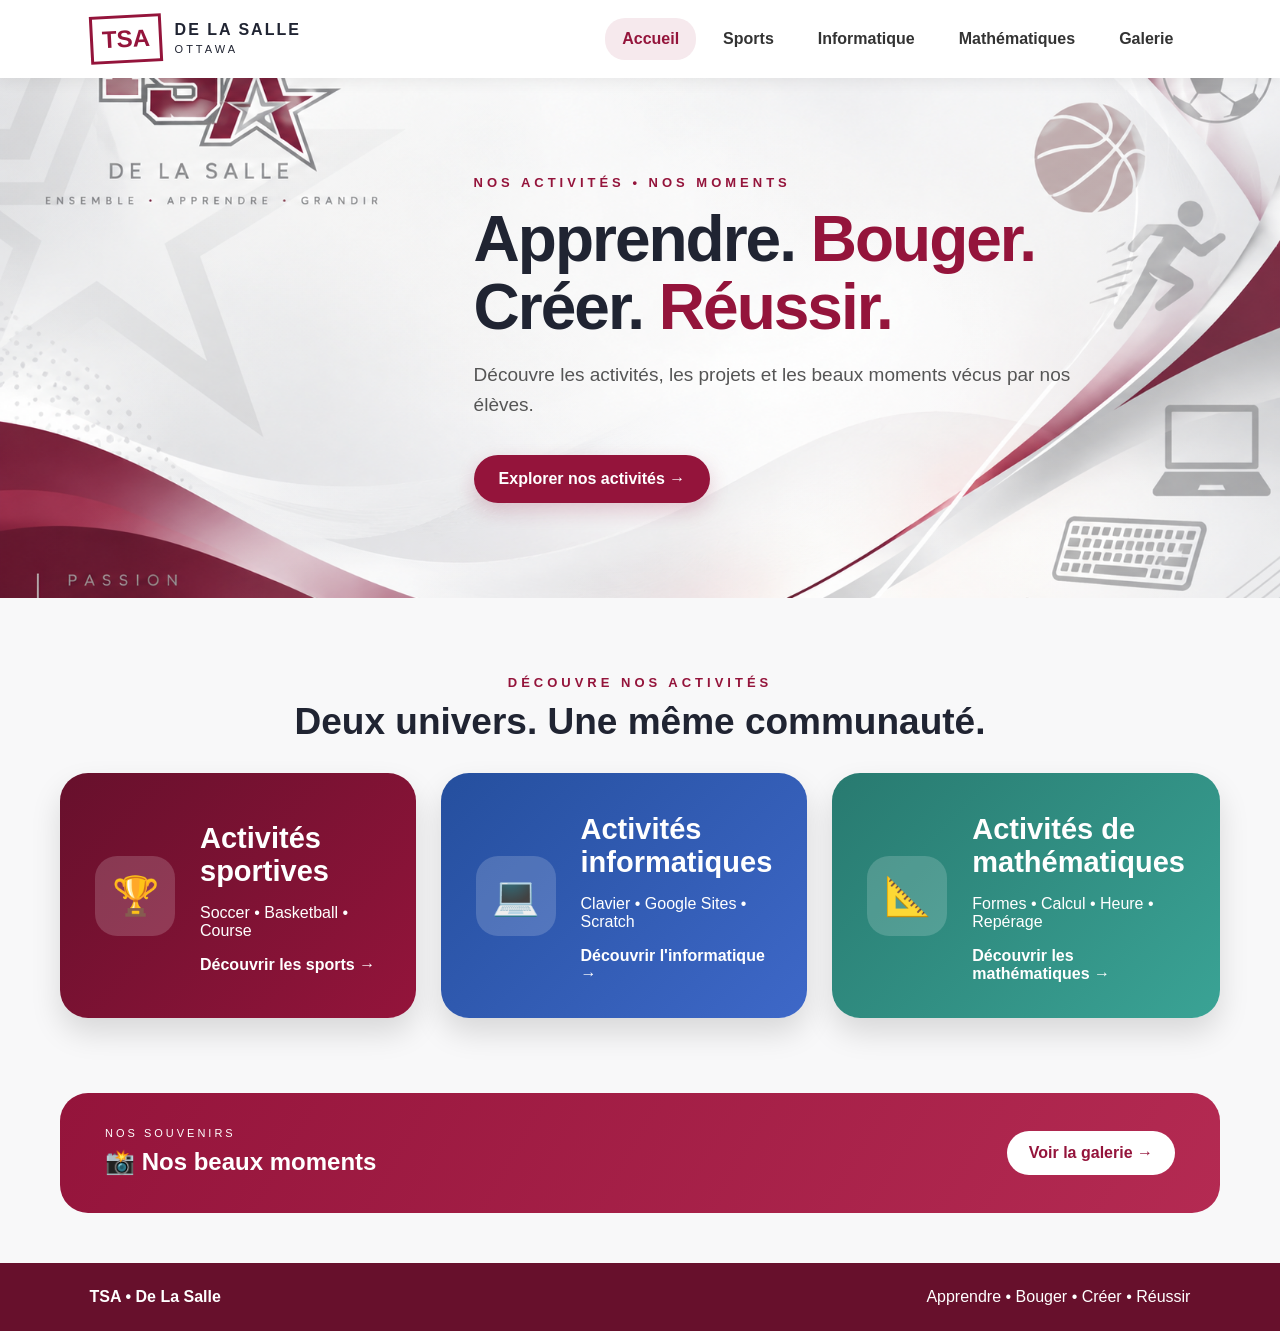
<file: index.html>
<!DOCTYPE html>
<html lang="fr"><head><meta charset="UTF-8"><meta name="viewport" content="width=device-width,initial-scale=1">
<title>Nos activités TSA - De La Salle</title><link rel="stylesheet" href="style.css"></head>
<body>
<nav>
  <a href="index.html" class="ecole"><div class="logo">TSA</div><div><strong>DE LA SALLE</strong><small>OTTAWA</small></div></a>
  <div class="menu">
    <a href="index.html">Accueil</a>
    <a href="sports.html">Sports</a>
    <a href="informatique.html">Informatique</a>
    <a href="mathematiques.html">Mathématiques</a>
    <a href="galerie.html">Galerie</a>
  </div>
</nav>

<header class="hero">
 <div class="hero-texte"><span>NOS ACTIVITÉS • NOS MOMENTS</span>
 <h1>Apprendre. <b>Bouger.</b><br>Créer. <b>Réussir.</b></h1>
 <p>Découvre les activités, les projets et les beaux moments vécus par nos élèves.</p>
 <a href="#activites" class="bouton">Explorer nos activités →</a></div>
</header>
<section id="activites" class="accueil-activites">
 <div class="titre"><span>DÉCOUVRE NOS ACTIVITÉS</span><h2>Deux univers. Une même communauté.</h2></div>
 <div class="deux-cartes">
  <a href="sports.html" class="grande-carte carte-sport"><div class="grand-icone">🏆</div><div><h2>Activités sportives</h2><p>Soccer • Basketball • Course</p><strong>Découvrir les sports →</strong></div></a>
  <a href="informatique.html" class="grande-carte carte-info"><div class="grand-icone">💻</div><div><h2>Activités informatiques</h2><p>Clavier • Google Sites • Scratch</p><strong>Découvrir l'informatique →</strong></div></a>
  <a href="mathematiques.html" class="grande-carte carte-maths"><div class="grand-icone">📐</div><div><h2>Activités de mathématiques</h2><p>Formes • Calcul • Heure • Repérage</p><strong>Découvrir les mathématiques →</strong></div></a>
 </div>
</section>
<section class="mini-galerie"><div><span>NOS SOUVENIRS</span><h2>📸 Nos beaux moments</h2></div><a href="galerie.html" class="bouton-clair">Voir la galerie →</a></section>
<footer><strong>TSA • De La Salle</strong><span>Apprendre • Bouger • Créer • Réussir</span></footer><script src="script.js"></script></body></html>
</file>
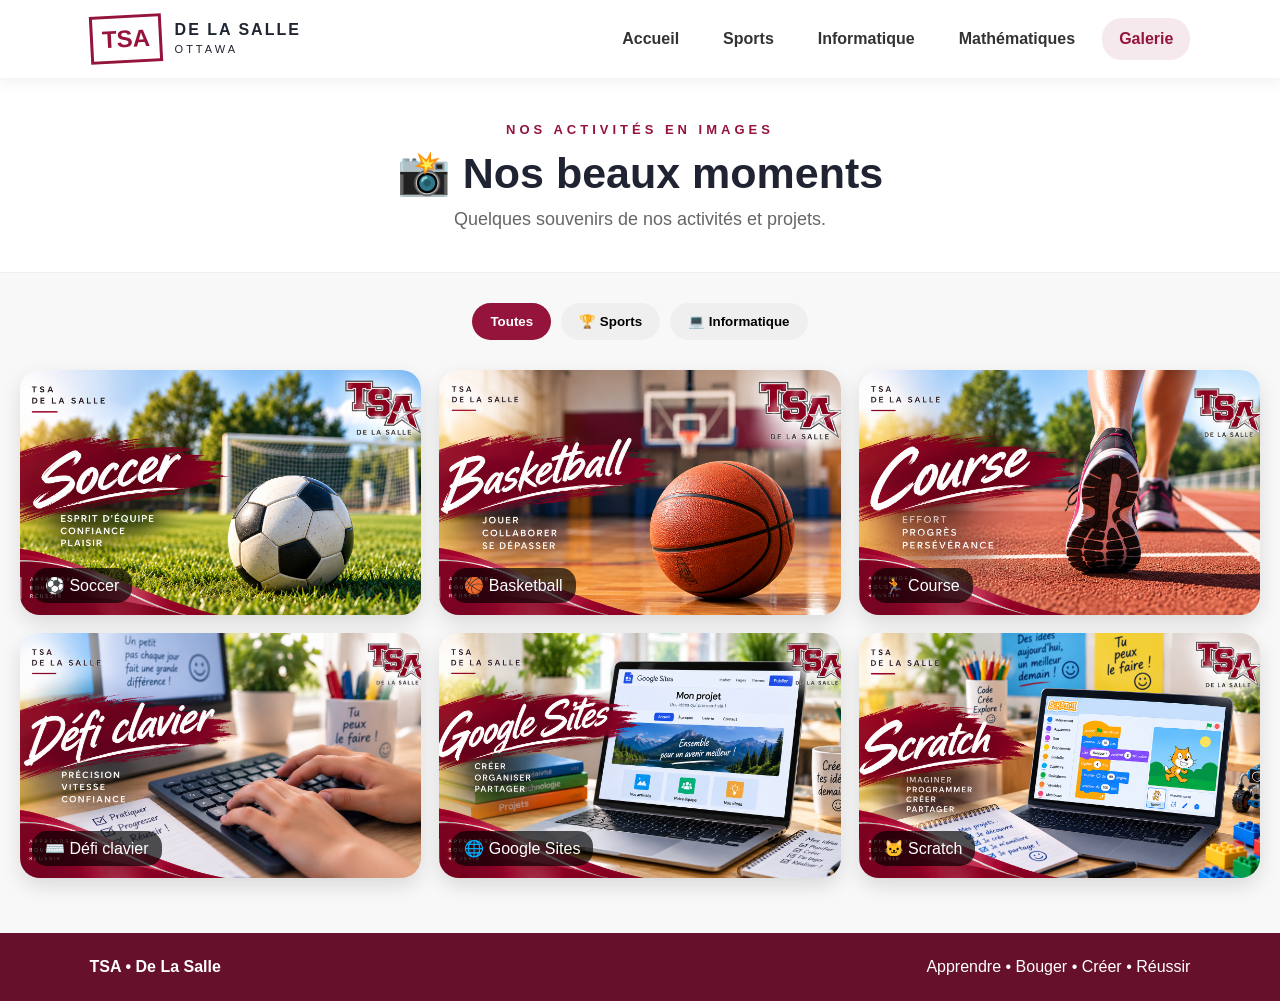
<file: galerie.html>
<!DOCTYPE html><html lang="fr"><head><meta charset="UTF-8"><meta name="viewport" content="width=device-width,initial-scale=1">
<title>Galerie - TSA De La Salle</title><link rel="stylesheet" href="style.css"></head><body>
<nav>
  <a href="index.html" class="ecole"><div class="logo">TSA</div><div><strong>DE LA SALLE</strong><small>OTTAWA</small></div></a>
  <div class="menu">
    <a href="index.html">Accueil</a>
    <a href="sports.html">Sports</a>
    <a href="informatique.html">Informatique</a>
    <a href="mathematiques.html">Mathématiques</a>
    <a href="galerie.html">Galerie</a>
  </div>
</nav>

<section class="entete-page"><span>NOS ACTIVITÉS EN IMAGES</span><h1>📸 Nos beaux moments</h1><p>Quelques souvenirs de nos activités et projets.</p></section>
<div class="filtres"><button class="selectionne" onclick="filtrer('toutes',this)">Toutes</button><button onclick="filtrer('sport',this)">🏆 Sports</button><button onclick="filtrer('info',this)">💻 Informatique</button></div>
<section class="galerie"><div class="image-galerie sport"><img src="images/soccer.png" onclick="agrandir(this)" alt="⚽ Soccer"><span>⚽ Soccer</span></div><div class="image-galerie sport"><img src="images/basket.png" onclick="agrandir(this)" alt="🏀 Basketball"><span>🏀 Basketball</span></div><div class="image-galerie sport"><img src="images/course.png" onclick="agrandir(this)" alt="🏃 Course"><span>🏃 Course</span></div><div class="image-galerie info"><img src="images/clavier.png" onclick="agrandir(this)" alt="⌨️ Défi clavier"><span>⌨️ Défi clavier</span></div><div class="image-galerie info"><img src="images/site.png" onclick="agrandir(this)" alt="🌐 Google Sites"><span>🌐 Google Sites</span></div><div class="image-galerie info"><img src="images/scratch.png" onclick="agrandir(this)" alt="🐱 Scratch"><span>🐱 Scratch</span></div></section>
<div id="modal" class="modal" onclick="fermerModal(event)"><button onclick="fermer()">×</button><img id="grandeImage" alt="Photo agrandie"></div>
<footer><strong>TSA • De La Salle</strong><span>Apprendre • Bouger • Créer • Réussir</span></footer><script src="script.js"></script></body></html>
</file>
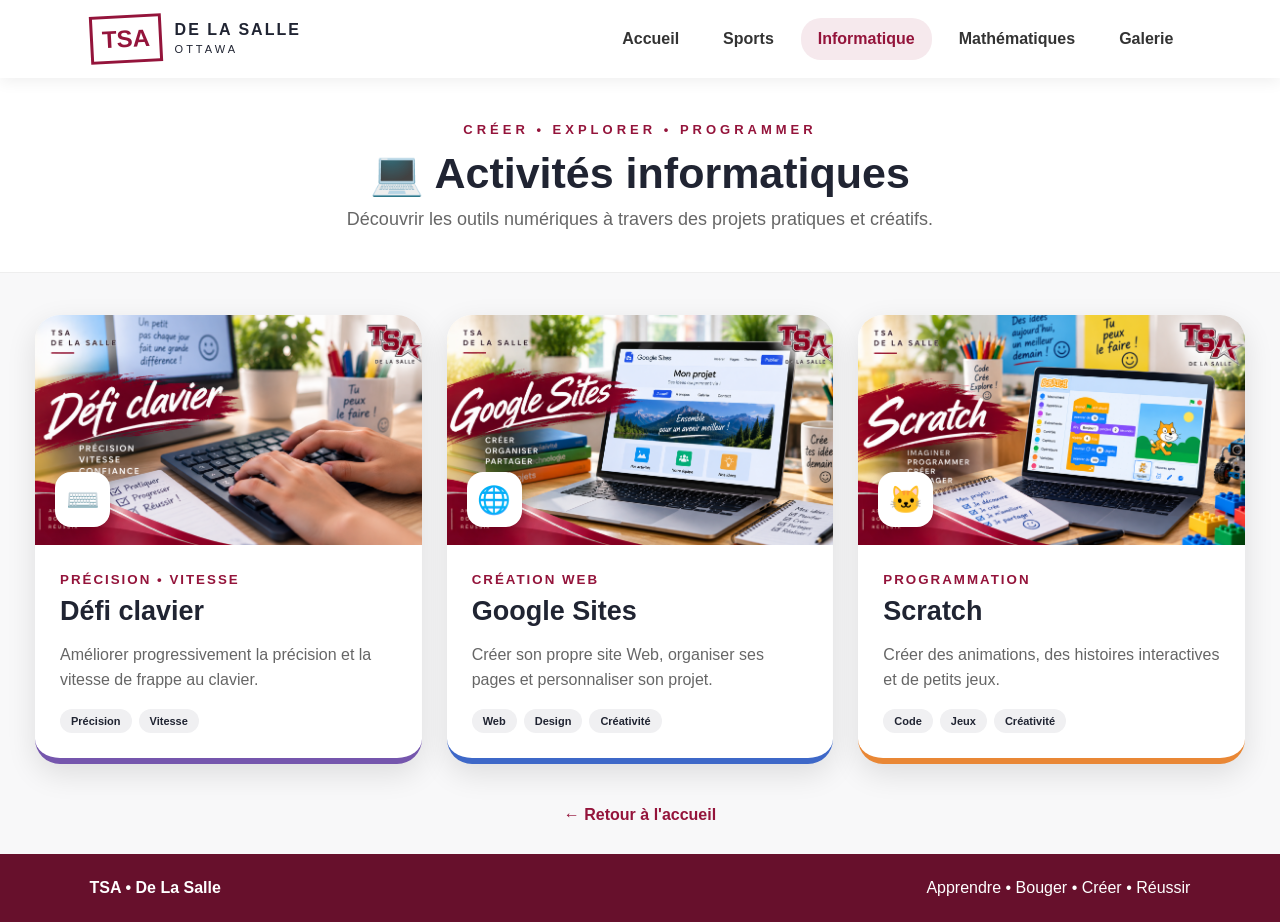
<file: informatique.html>
<!DOCTYPE html><html lang="fr"><head><meta charset="UTF-8"><meta name="viewport" content="width=device-width,initial-scale=1">
    <title>💻 Activités informatiques - TSA De La Salle</title><link rel="stylesheet" href="style.css"></head><body>
<nav>
  <a href="index.html" class="ecole"><div class="logo">TSA</div><div><strong>DE LA SALLE</strong><small>OTTAWA</small></div></a>
  <div class="menu">
    <a href="index.html">Accueil</a>
    <a href="sports.html">Sports</a>
    <a href="informatique.html">Informatique</a>
    <a href="mathematiques.html">Mathématiques</a>
    <a href="galerie.html">Galerie</a>
  </div>
</nav>

    <section class="entete-page"><span>CRÉER • EXPLORER • PROGRAMMER</span><h1>💻 Activités informatiques</h1><p>Découvrir les outils numériques à travers des projets pratiques et créatifs.</p></section>
    <main class="conteneur"><div class="grille-3"><article class="carte clavier"><div class="photo"><img src="images/clavier.png" alt="Défi clavier"><span>⌨️</span></div>
        <div class="contenu"><small>PRÉCISION • VITESSE</small><h2>Défi clavier</h2><p>Améliorer progressivement la précision et la vitesse de frappe au clavier.</p><div class="badges"><b>Précision</b><b>Vitesse</b></div></div></article><article class="carte google"><div class="photo"><img src="images/site.png" alt="Google Sites"><span>🌐</span></div>
        <div class="contenu"><small>CRÉATION WEB</small><h2>Google Sites</h2><p>Créer son propre site Web, organiser ses pages et personnaliser son projet.</p><div class="badges"><b>Web</b><b>Design</b><b>Créativité</b></div></div></article><article class="carte scratch"><div class="photo"><img src="images/scratch.png" alt="Scratch"><span>🐱</span></div>
        <div class="contenu"><small>PROGRAMMATION</small><h2>Scratch</h2><p>Créer des animations, des histoires interactives et de petits jeux.</p><div class="badges"><b>Code</b><b>Jeux</b><b>Créativité</b></div></div></article></div></main>
    <div class="retour"><a href="index.html">← Retour à l'accueil</a></div><footer><strong>TSA • De La Salle</strong><span>Apprendre • Bouger • Créer • Réussir</span></footer><script src="script.js"></script></body></html>
</file>
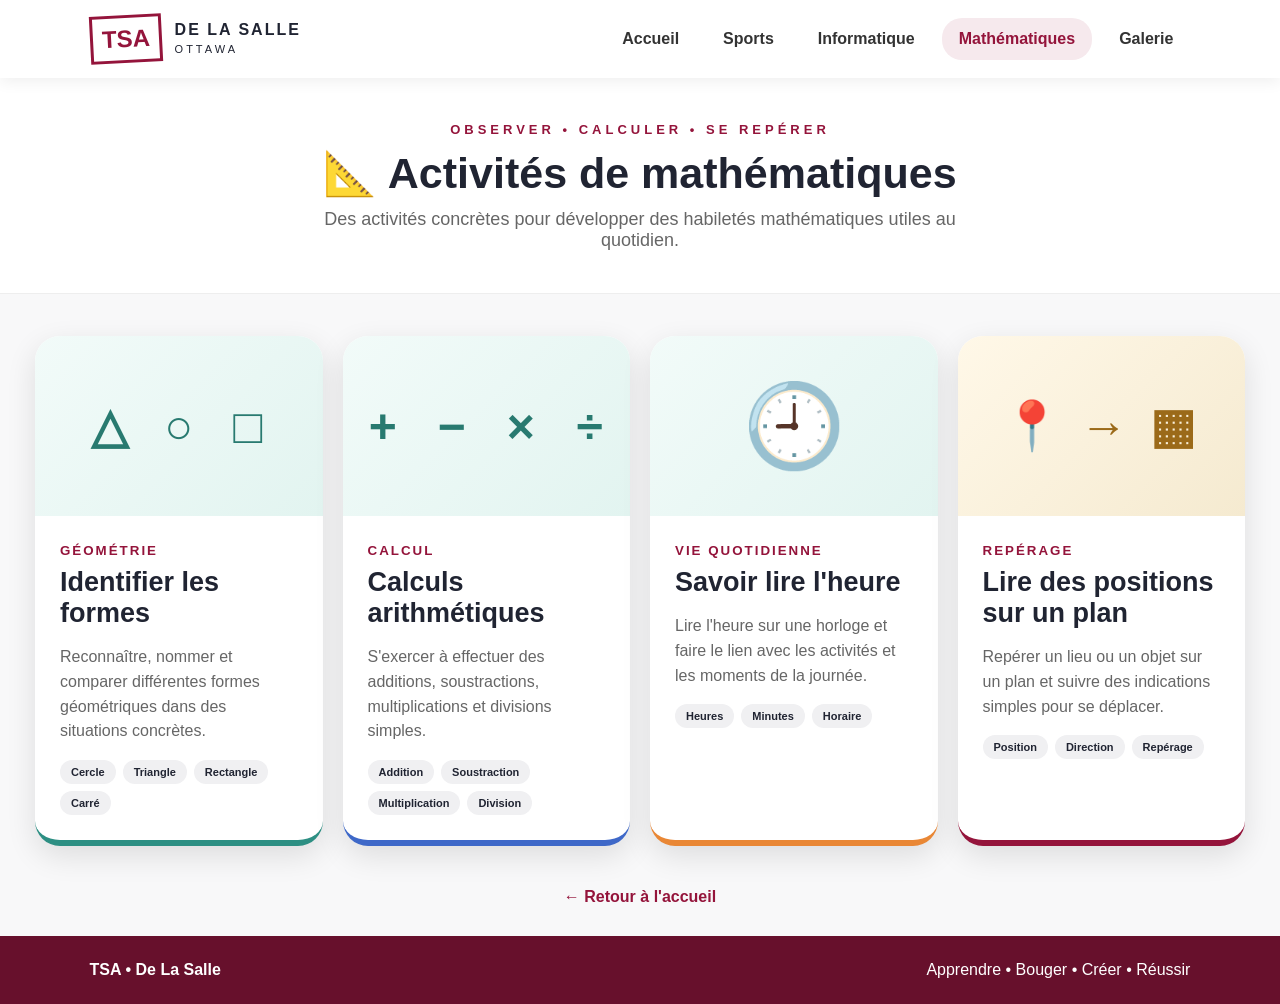
<file: mathematiques.html>
<!DOCTYPE html>
<html lang="fr">
<head>
<meta charset="UTF-8">
<meta name="viewport" content="width=device-width,initial-scale=1">
<title>Mathématiques - TSA De La Salle</title>
<link rel="stylesheet" href="style.css">
</head>
<body>
<nav>
  <a href="index.html" class="ecole"><div class="logo">TSA</div><div><strong>DE LA SALLE</strong><small>OTTAWA</small></div></a>
  <div class="menu">
    <a href="index.html">Accueil</a>
    <a href="sports.html">Sports</a>
    <a href="informatique.html">Informatique</a>
    <a href="mathematiques.html">Mathématiques</a>
    <a href="galerie.html">Galerie</a>
  </div>
</nav>

<section class="entete-page math-entete">
  <span>OBSERVER • CALCULER • SE REPÉRER</span>
  <h1>📐 Activités de mathématiques</h1>
  <p>Des activités concrètes pour développer des habiletés mathématiques utiles au quotidien.</p>
</section>

<main class="conteneur">
<div class="grille-4 maths-grid">

<article class="carte maths formes">
  <div class="math-visuel"><span>△</span><span>○</span><span>□</span></div>
  <div class="contenu">
    <small>GÉOMÉTRIE</small>
    <h2>Identifier les formes</h2>
    <p>Reconnaître, nommer et comparer différentes formes géométriques dans des situations concrètes.</p>
    <div class="badges"><b>Cercle</b><b>Triangle</b><b>Rectangle</b><b>Carré</b></div>
  </div>
</article>

<article class="carte maths calculs">
  <div class="math-visuel"><span>+</span><span>−</span><span>×</span><span>÷</span></div>
  <div class="contenu">
    <small>CALCUL</small>
    <h2>Calculs arithmétiques</h2>
    <p>S'exercer à effectuer des additions, soustractions, multiplications et divisions simples.</p>
    <div class="badges"><b>Addition</b><b>Soustraction</b><b>Multiplication</b><b>Division</b></div>
  </div>
</article>

<article class="carte maths heure">
  <div class="math-visuel horloge"><span>🕘</span></div>
  <div class="contenu">
    <small>VIE QUOTIDIENNE</small>
    <h2>Savoir lire l'heure</h2>
    <p>Lire l'heure sur une horloge et faire le lien avec les activités et les moments de la journée.</p>
    <div class="badges"><b>Heures</b><b>Minutes</b><b>Horaire</b></div>
  </div>
</article>

<article class="carte maths plan">
  <div class="math-visuel plan-visuel"><span>📍</span><span>→</span><span>▦</span></div>
  <div class="contenu">
    <small>REPÉRAGE</small>
    <h2>Lire des positions sur un plan</h2>
    <p>Repérer un lieu ou un objet sur un plan et suivre des indications simples pour se déplacer.</p>
    <div class="badges"><b>Position</b><b>Direction</b><b>Repérage</b></div>
  </div>
</article>

</div>
</main>

<div class="retour"><a href="index.html">← Retour à l'accueil</a></div>
<footer><strong>TSA • De La Salle</strong><span>Apprendre • Bouger • Créer • Réussir</span></footer>
<script src="script.js"></script>
</body>
</html>
</file>
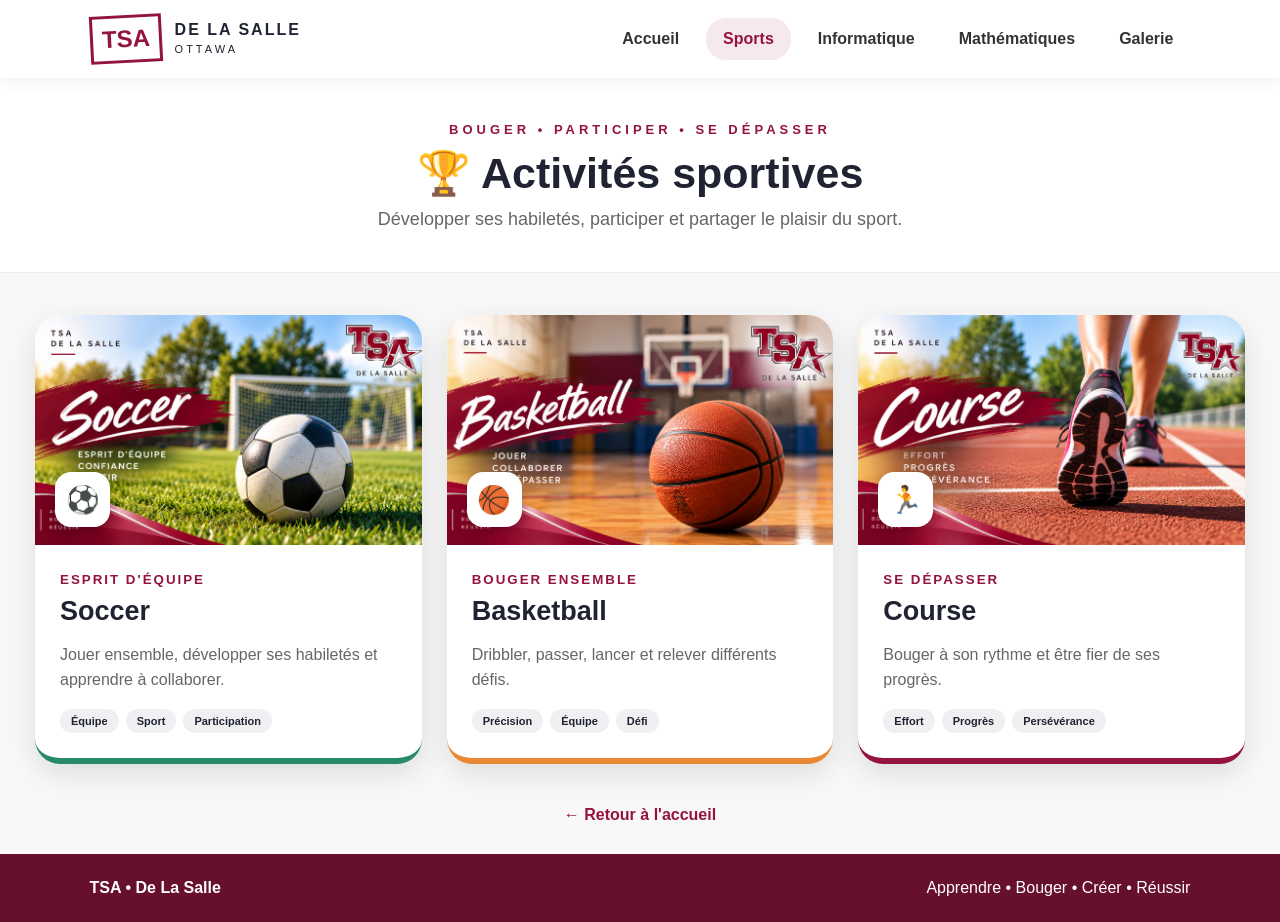
<file: sports.html>
<!DOCTYPE html><html lang="fr"><head><meta charset="UTF-8"><meta name="viewport" content="width=device-width,initial-scale=1">
    <title>🏆 Activités sportives - TSA De La Salle</title><link rel="stylesheet" href="style.css"></head><body>
<nav>
  <a href="index.html" class="ecole"><div class="logo">TSA</div><div><strong>DE LA SALLE</strong><small>OTTAWA</small></div></a>
  <div class="menu">
    <a href="index.html">Accueil</a>
    <a href="sports.html">Sports</a>
    <a href="informatique.html">Informatique</a>
    <a href="mathematiques.html">Mathématiques</a>
    <a href="galerie.html">Galerie</a>
  </div>
</nav>

    <section class="entete-page"><span>BOUGER • PARTICIPER • SE DÉPASSER</span><h1>🏆 Activités sportives</h1><p>Développer ses habiletés, participer et partager le plaisir du sport.</p></section>
    <main class="conteneur"><div class="grille-3"><article class="carte soccer"><div class="photo"><img src="images/soccer.png" alt="Soccer"><span>⚽</span></div>
        <div class="contenu"><small>ESPRIT D'ÉQUIPE</small><h2>Soccer</h2><p>Jouer ensemble, développer ses habiletés et apprendre à collaborer.</p><div class="badges"><b>Équipe</b><b>Sport</b><b>Participation</b></div></div></article><article class="carte basketball"><div class="photo"><img src="images/basket.png" alt="Basketball"><span>🏀</span></div>
        <div class="contenu"><small>BOUGER ENSEMBLE</small><h2>Basketball</h2><p>Dribbler, passer, lancer et relever différents défis.</p><div class="badges"><b>Précision</b><b>Équipe</b><b>Défi</b></div></div></article><article class="carte course"><div class="photo"><img src="images/course.png" alt="Course"><span>🏃</span></div>
        <div class="contenu"><small>SE DÉPASSER</small><h2>Course</h2><p>Bouger à son rythme et être fier de ses progrès.</p><div class="badges"><b>Effort</b><b>Progrès</b><b>Persévérance</b></div></div></article></div></main>
    <div class="retour"><a href="index.html">← Retour à l'accueil</a></div><footer><strong>TSA • De La Salle</strong><span>Apprendre • Bouger • Créer • Réussir</span></footer><script src="script.js"></script></body></html>
</file>
<file: style.css>
:root{--bourgogne:#94143b;--bourgogne-fonce:#67102c;--fond:#f8f8f9;--texte:#202432;--bleu:#3e68c8;--orange:#e98735;--vert:#278b68;--violet:#7556ad}
*{box-sizing:border-box}html{scroll-behavior:smooth}body{margin:0;font-family:"Segoe UI",Arial,sans-serif;background:var(--fond);color:var(--texte)}
nav{min-height:78px;padding:0 7%;display:flex;align-items:center;justify-content:space-between;background:#fff;box-shadow:0 3px 15px #00000012;position:sticky;top:0;z-index:1000}
.ecole{display:flex;align-items:center;gap:13px;color:var(--texte);text-decoration:none}.ecole strong{display:block;letter-spacing:2px}.ecole small{font-size:11px;letter-spacing:3px}.logo{font-size:24px;font-weight:900;color:var(--bourgogne);border:3px solid var(--bourgogne);padding:7px 9px;transform:rotate(-3deg)}
.menu{display:flex;gap:10px}.menu a{padding:12px 17px;text-decoration:none;color:#333;font-weight:600;border-radius:20px}.menu a:hover,.menu a.actif{color:var(--bourgogne);background:#f6e9ed}
.hero{min-height:520px;display:flex;align-items:center;padding:50px 8% 50px 37%;background-image:linear-gradient(90deg,rgba(255,255,255,.02),rgba(255,255,255,.12)),url("images/TSA.png");background-size:cover;background-position:center}
.hero-texte{max-width:650px}.hero-texte>span,.titre>span,.entete-page>span{color:var(--bourgogne);font-size:13px;font-weight:800;letter-spacing:4px}.hero h1{margin:15px 0;font-size:clamp(45px,5vw,70px);line-height:1.05;letter-spacing:-2px}.hero h1 b{color:var(--bourgogne)}.hero p{max-width:600px;font-size:19px;line-height:1.6;color:#555}
.bouton{display:inline-block;margin-top:15px;padding:15px 25px;color:#fff;background:var(--bourgogne);text-decoration:none;border-radius:25px;font-weight:bold;box-shadow:0 8px 20px #94143b33}.bouton:hover{background:var(--bourgogne-fonce);transform:translateY(-2px)}
.accueil-activites{max-width:1200px;margin:55px auto;padding:20px}.titre{text-align:center;margin-bottom:30px}.titre h2{margin:10px;font-size:37px}.deux-cartes{display:grid;grid-template-columns:1fr 1fr;gap:25px}
.grande-carte{min-height:210px;padding:35px;display:flex;align-items:center;gap:25px;color:#fff;text-decoration:none;border-radius:28px;transition:.3s;box-shadow:0 15px 30px #00000021}.grande-carte:hover{transform:translateY(-7px)}.carte-sport{background:linear-gradient(135deg,var(--bourgogne-fonce),var(--bourgogne))}.carte-info{background:linear-gradient(135deg,#254f9e,var(--bleu))}.grande-carte h2{font-size:29px;margin:5px 0}.grand-icone{width:80px;height:80px;flex-shrink:0;display:flex;align-items:center;justify-content:center;font-size:38px;background:#ffffff2b;border-radius:22px}
.mini-galerie{max-width:1160px;margin:50px auto;padding:30px 45px;display:flex;align-items:center;justify-content:space-between;color:#fff;background:linear-gradient(120deg,var(--bourgogne),#b42a52);border-radius:28px}.mini-galerie span{font-size:11px;letter-spacing:3px}.mini-galerie h2{margin:7px 0}.bouton-clair{padding:13px 22px;color:var(--bourgogne);background:#fff;text-decoration:none;border-radius:22px;font-weight:bold}
.entete-page{padding:42px 20px;text-align:center;background:#fff;border-bottom:1px solid #eee}.entete-page h1{margin:10px;font-size:43px}.entete-page p{max-width:650px;margin:auto;color:#666;font-size:18px}
.conteneur{max-width:1250px;margin:42px auto;padding:0 20px}.grille-3{display:grid;grid-template-columns:repeat(3,1fr);gap:25px}.carte{overflow:hidden;background:#fff;border-radius:25px;box-shadow:0 10px 30px #0000001c;transition:.3s}.carte:hover{transform:translateY(-7px)}
.photo{position:relative;height:230px;overflow:hidden}.photo img{width:100%;height:100%;object-fit:cover;transition:.5s}.carte:hover .photo img{transform:scale(1.05)}.photo span{position:absolute;left:20px;bottom:18px;width:55px;height:55px;display:flex;align-items:center;justify-content:center;background:#fff;border-radius:16px;font-size:27px;box-shadow:0 5px 15px #0003}
.contenu{min-height:210px;padding:25px}.contenu small{color:var(--bourgogne);font-weight:bold;letter-spacing:2px}.contenu h2{margin:8px 0;font-size:27px}.contenu p{color:#666;line-height:1.55}.badges{display:flex;flex-wrap:wrap;gap:7px;margin-top:15px}.badges b{padding:6px 11px;background:#f0f0f2;border-radius:14px;font-size:11px}
.soccer{border-bottom:6px solid var(--vert)}.basketball{border-bottom:6px solid var(--orange)}.course{border-bottom:6px solid var(--bourgogne)}.clavier{border-bottom:6px solid var(--violet)}.google{border-bottom:6px solid var(--bleu)}.scratch{border-bottom:6px solid var(--orange)}
.filtres{margin:30px 0;display:flex;justify-content:center;gap:10px}.filtres button{padding:11px 18px;border:0;border-radius:20px;cursor:pointer;font-weight:bold}.filtres button.selectionne{color:#fff;background:var(--bourgogne)}
.galerie{max-width:1300px;margin:0 auto 55px;padding:0 20px;display:grid;grid-template-columns:repeat(3,1fr);gap:18px}.image-galerie{position:relative;height:245px;overflow:hidden;border-radius:20px;box-shadow:0 8px 20px #0000001f}.image-galerie img{width:100%;height:100%;object-fit:cover;cursor:pointer;transition:.4s}.image-galerie:hover img{transform:scale(1.05)}.image-galerie span{position:absolute;bottom:12px;left:12px;padding:8px 13px;color:#fff;background:#000a;border-radius:15px}
.modal{display:none;position:fixed;inset:0;z-index:3000;align-items:center;justify-content:center;background:#000e}.modal img{max-width:90%;max-height:88%;border:5px solid #fff;border-radius:20px}.modal button{position:absolute;top:20px;right:30px;border:0;background:transparent;color:#fff;font-size:50px;cursor:pointer}
.retour{text-align:center;margin:30px}.retour a{color:var(--bourgogne);font-weight:bold;text-decoration:none}footer{padding:25px 7%;display:flex;justify-content:space-between;color:#fff;background:var(--bourgogne-fonce)}
@media(max-width:900px){.hero{padding:50px 8%;background-position:center}.hero-texte{padding:25px;background:#ffffffe8;border-radius:25px}.grille-3,.galerie{grid-template-columns:repeat(2,1fr)}}
@media(max-width:650px){nav{padding:15px;flex-direction:column;gap:12px}.menu{flex-wrap:wrap;justify-content:center}.deux-cartes,.grille-3,.galerie{grid-template-columns:1fr}.mini-galerie{margin:40px 15px;flex-direction:column;gap:20px;text-align:center}footer{flex-direction:column;gap:8px;text-align:center}}

/* ===============================
   MATHÉMATIQUES
================================ */
.carte-maths{background:linear-gradient(135deg,#287a70,#3aa395)}
.deux-cartes:has(.carte-maths){grid-template-columns:repeat(3,1fr)}
.grille-4{display:grid;grid-template-columns:repeat(4,1fr);gap:20px}
.maths{border-bottom:6px solid #2d8f83}
.math-visuel{height:180px;display:flex;align-items:center;justify-content:center;gap:14px;background:linear-gradient(135deg,#f2fbf9,#e2f4f0);font-size:48px;font-weight:800;color:#287a70}
.math-visuel span{display:inline-flex;align-items:center;justify-content:center;min-width:55px;min-height:55px}
.horloge span{font-size:82px}.plan-visuel{background:linear-gradient(135deg,#fff8e8,#f5ead0);color:#9b6a19}
.formes{border-bottom-color:#2d8f83}.calculs{border-bottom-color:#3e68c8}.heure{border-bottom-color:#e98735}.plan{border-bottom-color:#94143b}
.maths-grid .contenu{min-height:270px}
@media(max-width:1100px){.deux-cartes:has(.carte-maths){grid-template-columns:1fr 1fr}.grille-4{grid-template-columns:repeat(2,1fr)}}
@media(max-width:650px){.deux-cartes:has(.carte-maths),.grille-4{grid-template-columns:1fr}}
</file>
